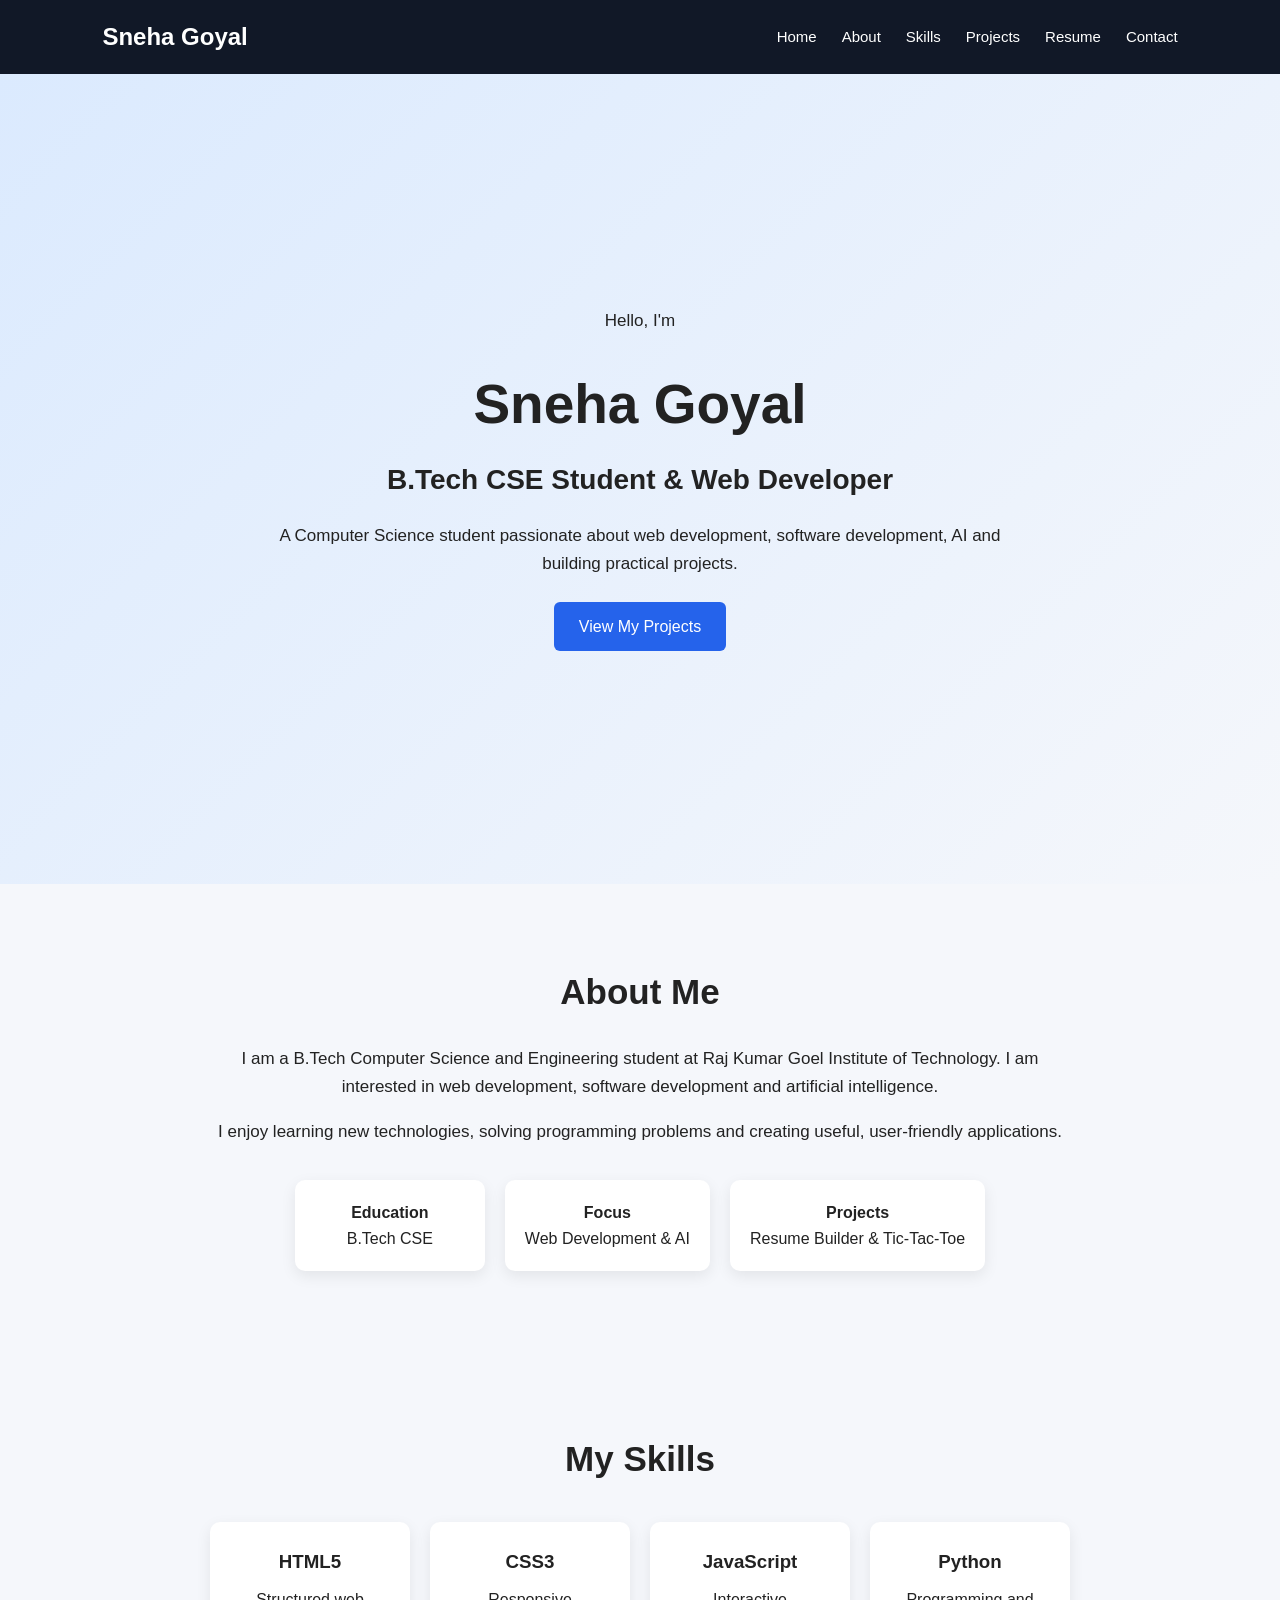
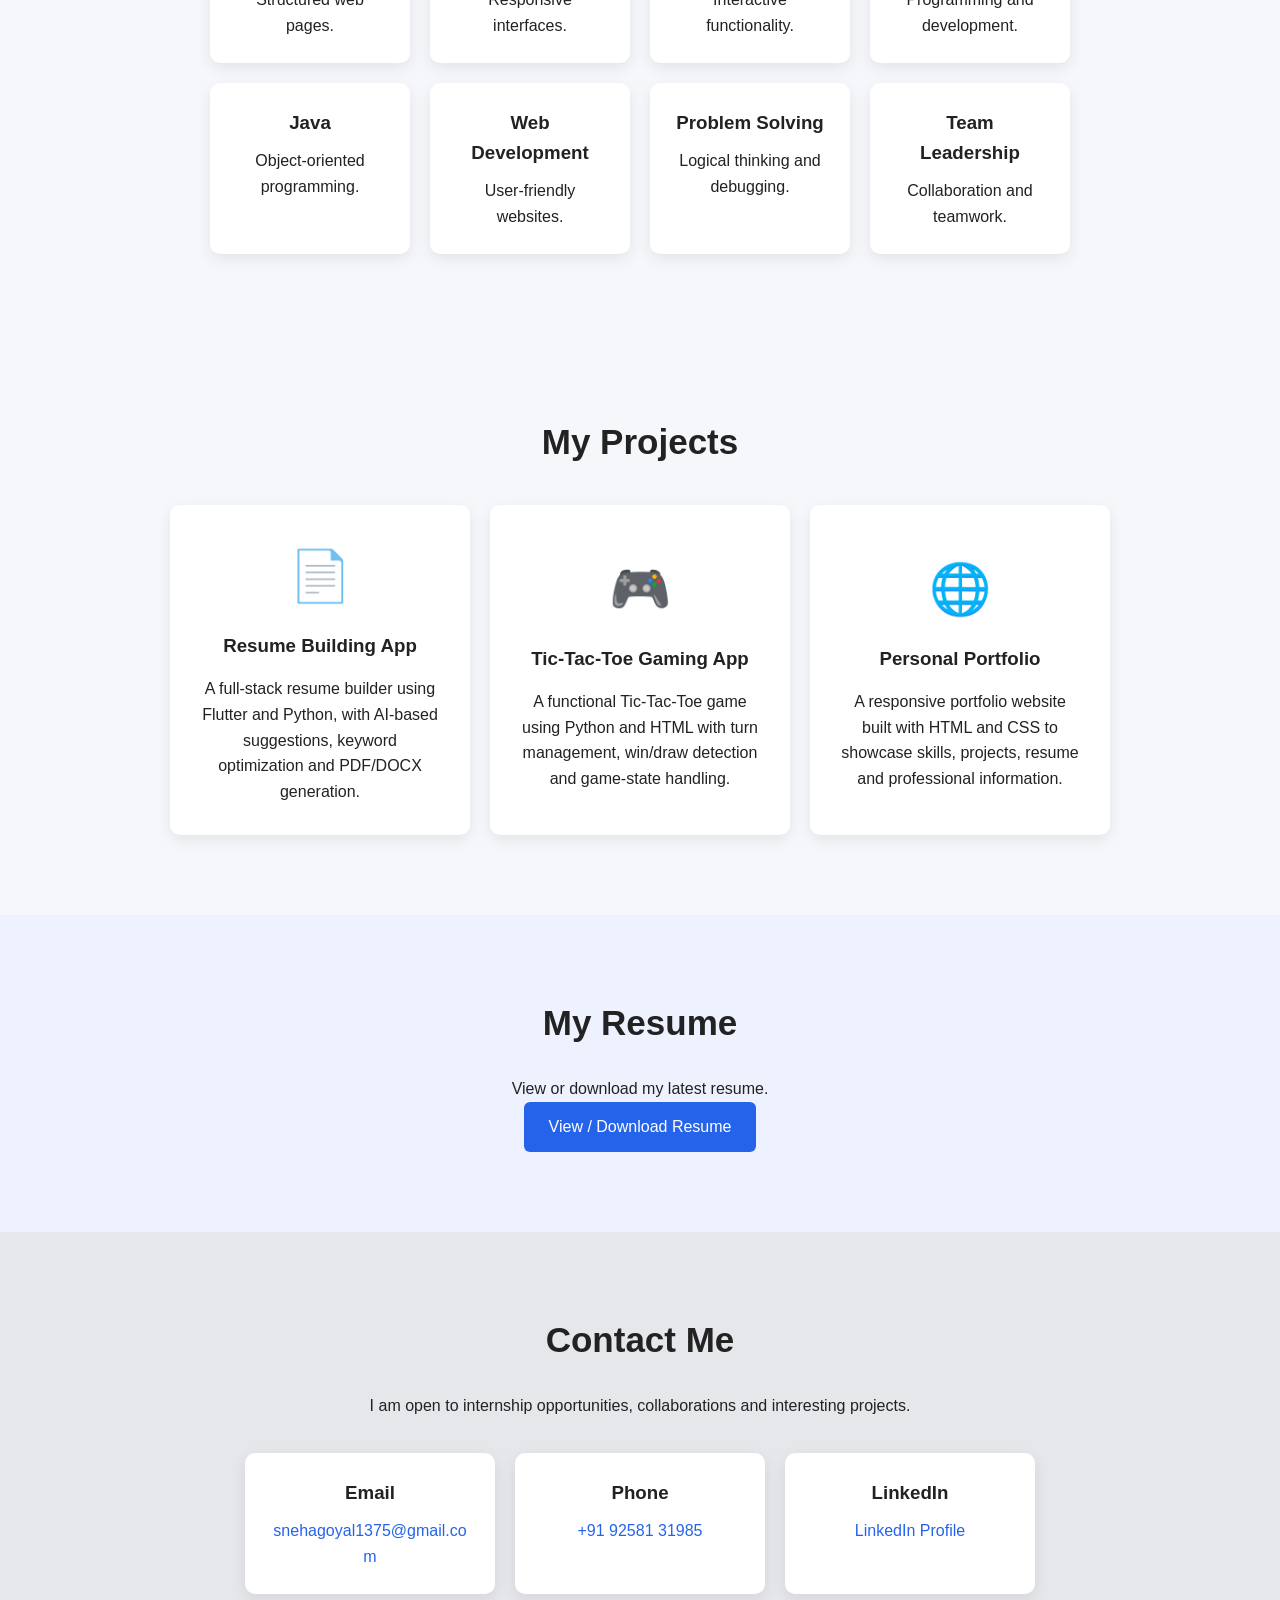
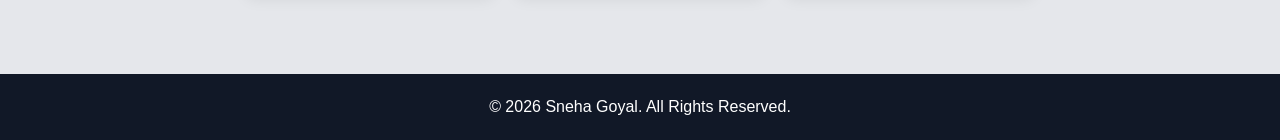
<file: Task-1-Portfolio/index.html>
<!DOCTYPE html>
<html lang="en">
<head>
<meta charset="UTF-8">
<meta name="viewport" content="width=device-width, initial-scale=1.0">
<title>Sneha Goyal | Portfolio</title>
<link rel="stylesheet" href="style.css">
</head>
<body>
<header><nav>
<h2 class="logo">Sneha Goyal</h2>
<ul class="nav-links">
<li><a href="#home">Home</a></li><li><a href="#about">About</a></li>
<li><a href="#skills">Skills</a></li><li><a href="#projects">Projects</a></li>
<li><a href="#resume">Resume</a></li><li><a href="#contact">Contact</a></li>
</ul></nav></header>

<section id="home" class="hero"><div class="hero-content">
<p class="intro">Hello, I'm</p>
<h1>Sneha Goyal</h1>
<h2>B.Tech CSE Student & Web Developer</h2>
<p>A Computer Science student passionate about web development, software development, AI and building practical projects.</p>
<a href="#projects" class="btn">View My Projects</a>
</div></section>

<section id="about" class="section"><h2>About Me</h2><div class="about-content">
<p>I am a B.Tech Computer Science and Engineering student at Raj Kumar Goel Institute of Technology. I am interested in web development, software development and artificial intelligence.</p>
<p>I enjoy learning new technologies, solving programming problems and creating useful, user-friendly applications.</p>
<div class="about-highlights">
<div><strong>Education</strong><span>B.Tech CSE</span></div>
<div><strong>Focus</strong><span>Web Development & AI</span></div>
<div><strong>Projects</strong><span>Resume Builder & Tic-Tac-Toe</span></div>
</div></div></section>

<section id="skills" class="section"><h2>My Skills</h2><div class="skills-container">
<div class="skill-card"><h3>HTML5</h3><p>Structured web pages.</p></div>
<div class="skill-card"><h3>CSS3</h3><p>Responsive interfaces.</p></div>
<div class="skill-card"><h3>JavaScript</h3><p>Interactive functionality.</p></div>
<div class="skill-card"><h3>Python</h3><p>Programming and development.</p></div>
<div class="skill-card"><h3>Java</h3><p>Object-oriented programming.</p></div>
<div class="skill-card"><h3>Web Development</h3><p>User-friendly websites.</p></div>
<div class="skill-card"><h3>Problem Solving</h3><p>Logical thinking and debugging.</p></div>
<div class="skill-card"><h3>Team Leadership</h3><p>Collaboration and teamwork.</p></div>
</div></section>

<section id="projects" class="section"><h2>My Projects</h2><div class="projects-container">
<div class="project-card"><div class="project-image">📄</div><h3>Resume Building App</h3><p>A full-stack resume builder using Flutter and Python, with AI-based suggestions, keyword optimization and PDF/DOCX generation.</p></div>
<div class="project-card"><div class="project-image">🎮</div><h3>Tic-Tac-Toe Gaming App</h3><p>A functional Tic-Tac-Toe game using Python and HTML with turn management, win/draw detection and game-state handling.</p></div>
<div class="project-card"><div class="project-image">🌐</div><h3>Personal Portfolio</h3><p>A responsive portfolio website built with HTML and CSS to showcase skills, projects, resume and professional information.</p></div>
</div></section>

<section id="resume" class="section resume-section"><h2>My Resume</h2>
<p>View or download my latest resume.</p>
<a href="Sneha-Goyal-Resume.pdf" class="btn" target="_blank">View / Download Resume</a></section>

<section id="contact" class="section contact-section"><h2>Contact Me</h2>
<p>I am open to internship opportunities, collaborations and interesting projects.</p>
<div class="contact-info">
<div class="contact-card"><h3>Email</h3><a href="mailto:snehagoyal1375@gmail.com">snehagoyal1375@gmail.com</a></div>
<div class="contact-card"><h3>Phone</h3><a href="tel:+919258131985">+91 92581 31985</a></div>
<div class="contact-card"><h3>LinkedIn</h3><a href="https://www.linkedin.com/in/sneha-goyal-CSE" target="_blank">LinkedIn Profile</a></div>
</div></section>

<footer><p>© 2026 Sneha Goyal. All Rights Reserved.</p></footer>
<script src="script.js"></script>
</body></html>
</file>
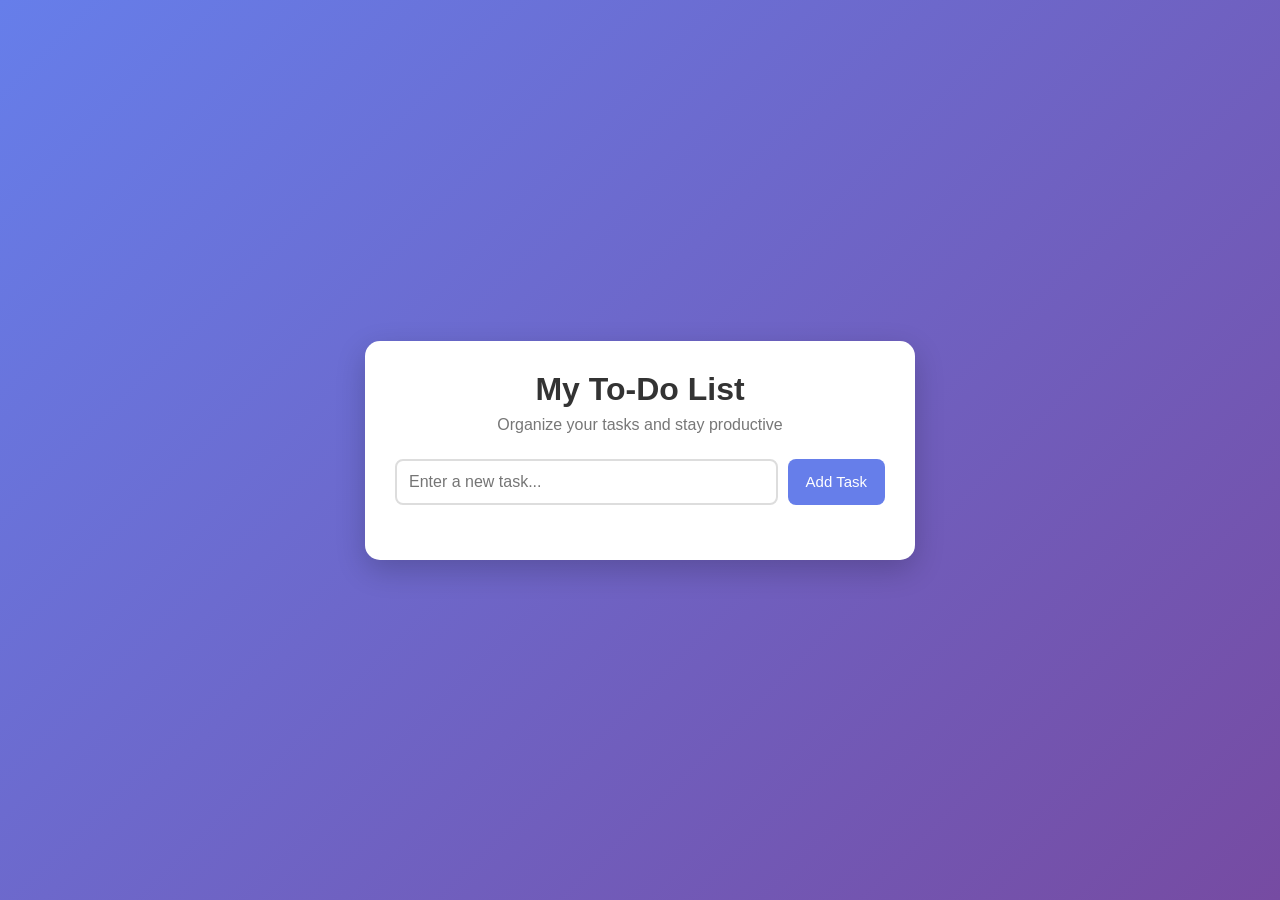
<file: Task-2-ToDo-List/index.html>
<!DOCTYPE html>
<html lang="en">
<head>
    <meta charset="UTF-8">
    <meta name="viewport" content="width=device-width, initial-scale=1.0">

    <title>My To-Do List</title>

    <link rel="stylesheet" href="style.css">
</head>

<body>

    <div class="todo-container">

        <h1>My To-Do List</h1>

        <p class="subtitle">Organize your tasks and stay productive</p>

        <div class="input-area">

            <input
                type="text"
                id="taskInput"
                placeholder="Enter a new task..."
            >

            <button id="addBtn">Add Task</button>

        </div>


        <ul id="taskList">
            <!-- Tasks will appear here -->
        </ul>

    </div>


    <script src="script.js"></script>

</body>
</html>
</file>
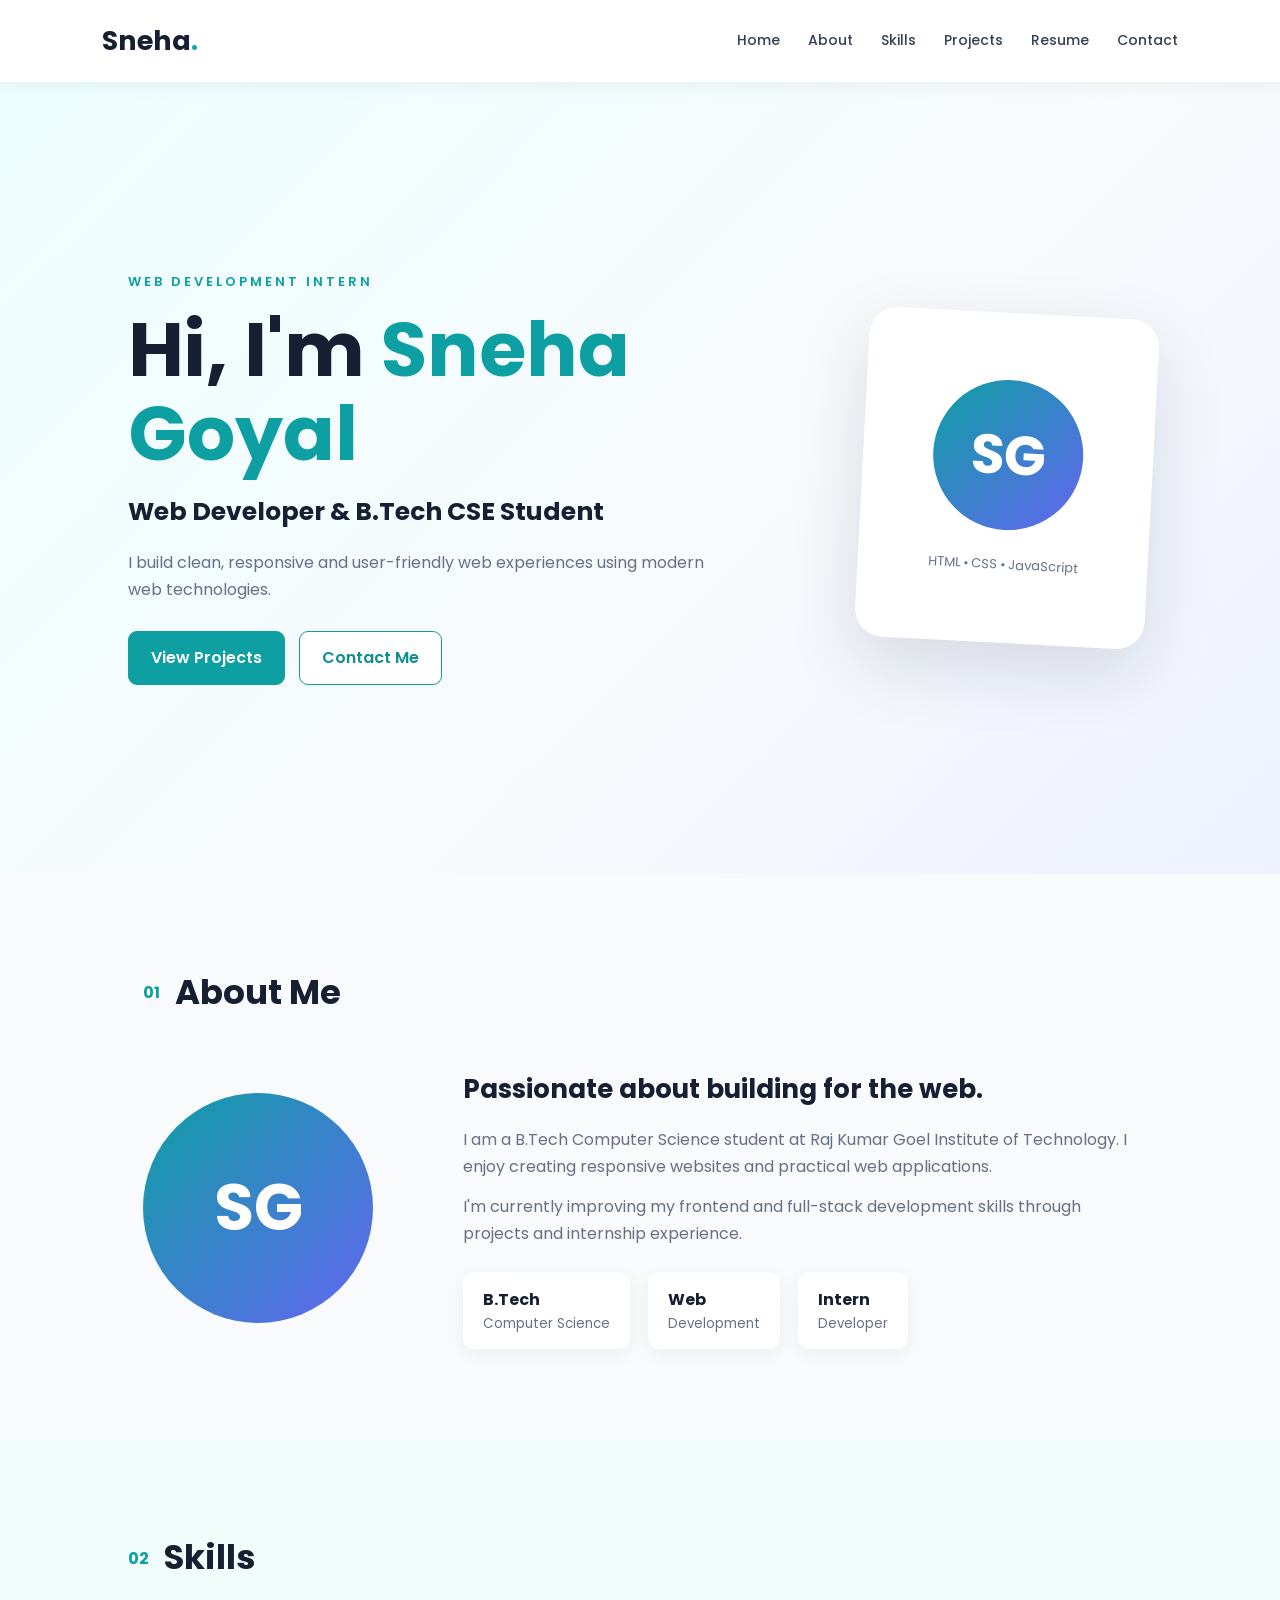
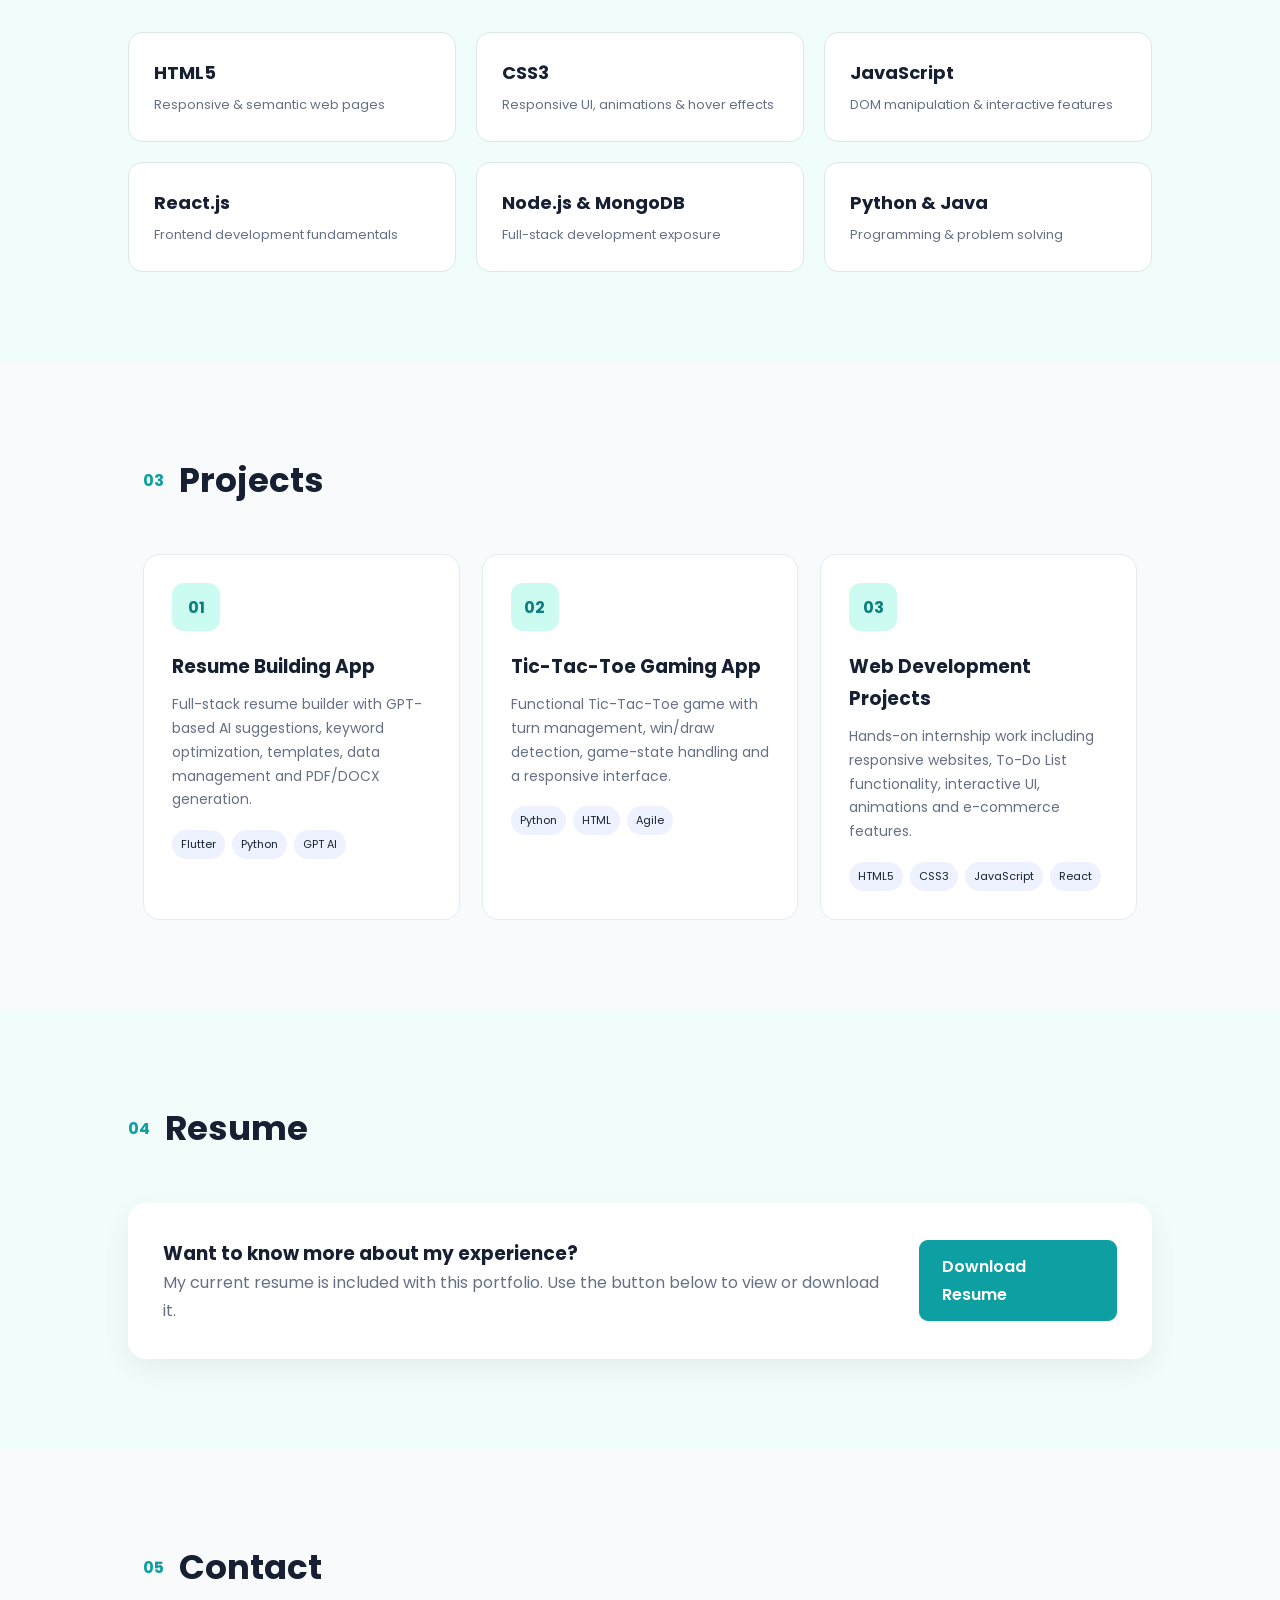
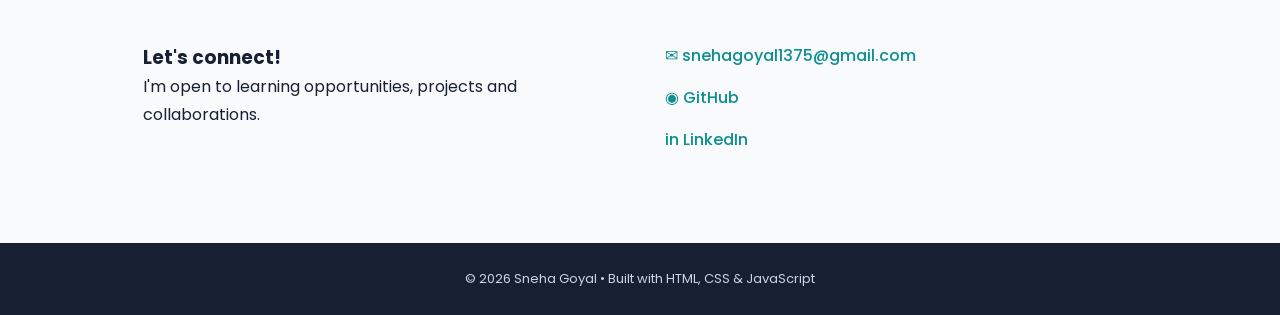
<file: Task-3-Portfolio/index.html>
<!DOCTYPE html>
<html lang="en">
<head>
  <meta charset="UTF-8">
  <meta name="viewport" content="width=device-width, initial-scale=1.0">
  <title>Sneha Goyal | Web Developer Portfolio</title>
  <link rel="preconnect" href="https://fonts.googleapis.com">
  <link rel="preconnect" href="https://fonts.gstatic.com" crossorigin>
  <link href="https://fonts.googleapis.com/css2?family=Poppins:wght@300;400;500;600;700&display=swap" rel="stylesheet">
  <link rel="stylesheet" href="style.css">
</head>
<body>
  <header class="navbar">
    <a href="#home" class="logo">Sneha<span>.</span></a>
    <button class="menu-btn" id="menuBtn">☰</button>
    <nav id="nav">
      <a href="#home">Home</a>
      <a href="#about">About</a>
      <a href="#skills">Skills</a>
      <a href="#projects">Projects</a>
      <a href="#resume">Resume</a>
      <a href="#contact">Contact</a>
    </nav>
  </header>

  <main>
    <section id="home" class="hero">
      <div class="hero-text">
        <p class="tag">WEB DEVELOPMENT INTERN</p>
        <h1>Hi, I'm <span>Sneha Goyal</span></h1>
        <h2>Web Developer & B.Tech CSE Student</h2>
        <p class="intro">I build clean, responsive and user-friendly web experiences using modern web technologies.</p>
        <div class="buttons">
          <a class="btn primary" href="#projects">View Projects</a>
          <a class="btn secondary" href="#contact">Contact Me</a>
        </div>
      </div>
      <div class="hero-card">
        <div class="avatar">SG</div>
        <p>HTML • CSS • JavaScript</p>
      </div>
    </section>

    <section id="about" class="section">
      <div class="section-title"><span>01</span><h2>About Me</h2></div>
      <div class="about-grid">
        <div class="about-photo">SG</div>
        <div>
          <h3>Passionate about building for the web.</h3>
          <p>I am a B.Tech Computer Science student at Raj Kumar Goel Institute of Technology. I enjoy creating responsive websites and practical web applications.</p>
          <p>I'm currently improving my frontend and full-stack development skills through projects and internship experience.</p>
          <div class="facts">
            <div><strong>B.Tech</strong><small>Computer Science</small></div>
            <div><strong>Web</strong><small>Development</small></div>
            <div><strong>Intern</strong><small>Developer</small></div>
          </div>
        </div>
      </div>
    </section>

    <section id="skills" class="section alt">
      <div class="section-title"><span>02</span><h2>Skills</h2></div>
      <div class="skills-grid">
        <div class="skill"><b>HTML5</b><span>Responsive & semantic web pages</span></div>
        <div class="skill"><b>CSS3</b><span>Responsive UI, animations & hover effects</span></div>
        <div class="skill"><b>JavaScript</b><span>DOM manipulation & interactive features</span></div>
        <div class="skill"><b>React.js</b><span>Frontend development fundamentals</span></div>
        <div class="skill"><b>Node.js & MongoDB</b><span>Full-stack development exposure</span></div>
        <div class="skill"><b>Python & Java</b><span>Programming & problem solving</span></div>
      </div>
    </section>

    <section id="projects" class="section">
      <div class="section-title"><span>03</span><h2>Projects</h2></div>
      <div class="projects-grid">
        <article class="project">
          <div class="project-icon">01</div>
          <h3>Resume Building App</h3>
          <p>Full-stack resume builder with GPT-based AI suggestions, keyword optimization, templates, data management and PDF/DOCX generation.</p>
          <div class="chips"><span>Flutter</span><span>Python</span><span>GPT AI</span></div>
        </article>
        <article class="project">
          <div class="project-icon">02</div>
          <h3>Tic-Tac-Toe Gaming App</h3>
          <p>Functional Tic-Tac-Toe game with turn management, win/draw detection, game-state handling and a responsive interface.</p>
          <div class="chips"><span>Python</span><span>HTML</span><span>Agile</span></div>
        </article>
        <article class="project">
          <div class="project-icon">03</div>
          <h3>Web Development Projects</h3>
          <p>Hands-on internship work including responsive websites, To-Do List functionality, interactive UI, animations and e-commerce features.</p>
          <div class="chips"><span>HTML5</span><span>CSS3</span><span>JavaScript</span><span>React</span></div>
        </article>
      </div>
    </section>

    <section id="resume" class="section alt resume">
      <div class="section-title"><span>04</span><h2>Resume</h2></div>
      <div class="resume-box">
        <div>
          <h3>Want to know more about my experience?</h3>
          <p>My current resume is included with this portfolio. Use the button below to view or download it.</p>
        </div>
        <a class="btn primary" href="resume.pdf" download>Download Resume</a>
      </div>
    </section>

    <section id="contact" class="section">
      <div class="section-title"><span>05</span><h2>Contact</h2></div>
      <div class="contact-grid">
        <div>
          <h3>Let's connect!</h3>
          <p>I'm open to learning opportunities, projects and collaborations.</p>
        </div>
        <div class="contact-info">
          <a href="mailto:snehagoyal1375@gmail.com">✉ snehagoyal1375@gmail.com</a>
          <a href="https://github.com/" target="_blank">◉ GitHub</a>
          <a href="https://www.linkedin.com/in/sneha-goyal-CSE" target="_blank">in LinkedIn</a>
        </div>
      </div>
    </section>
  </main>

  <footer>© 2026 Sneha Goyal • Built with HTML, CSS & JavaScript</footer>
  <button id="topBtn" title="Back to top">↑</button>
  <script src="script.js"></script>
</body>
</html>
</file>
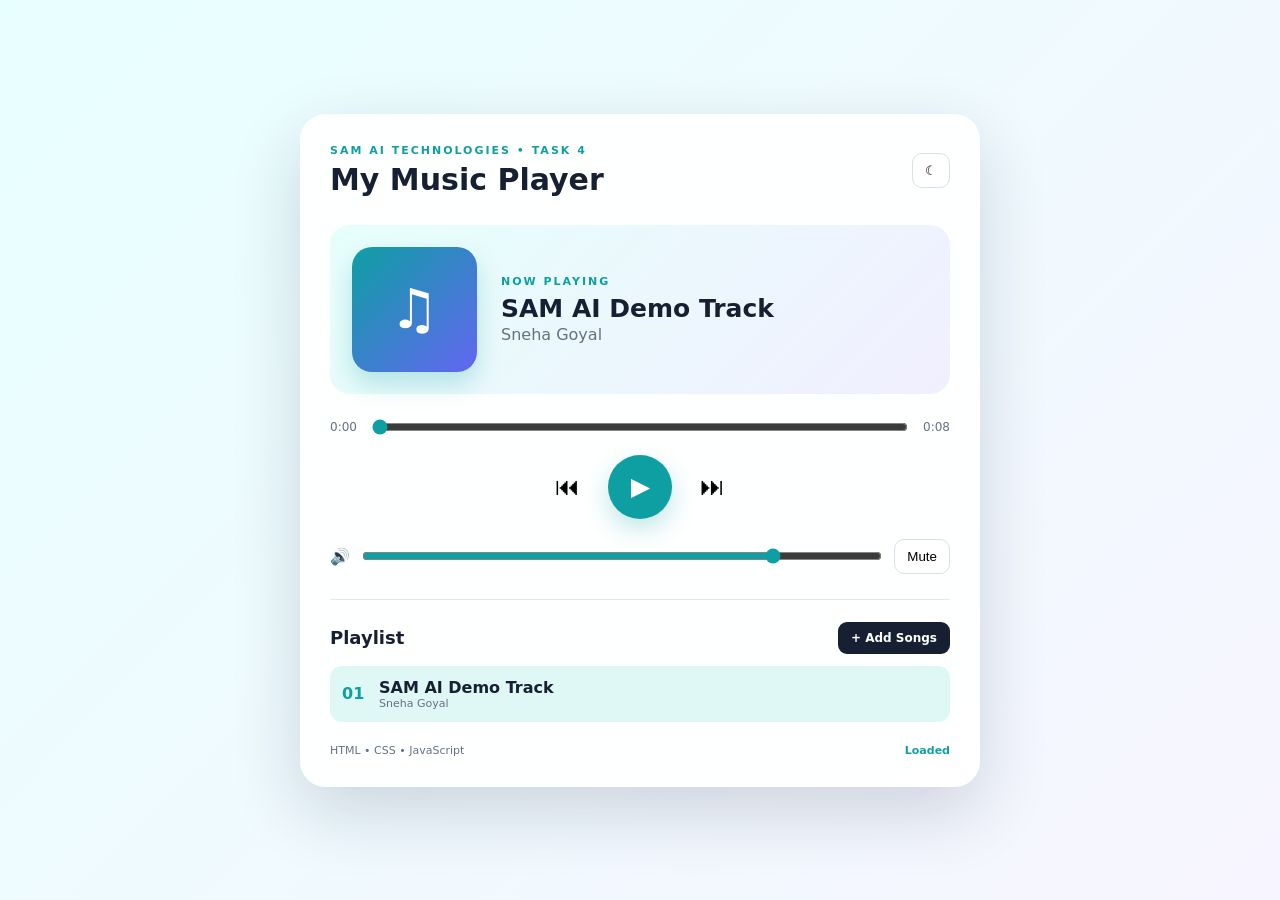
<file: Task-4-Music-Player/index.html>
<!DOCTYPE html>
<html lang="en">
<head>
  <meta charset="UTF-8">
  <meta name="viewport" content="width=device-width, initial-scale=1.0">
  <title>Sneha's Music Player | Task 4</title>
  <link rel="stylesheet" href="style.css">
</head>
<body>
  <div class="player">
    <header>
      <div>
        <p class="eyebrow">SAM AI TECHNOLOGIES • TASK 4</p>
        <h1>My Music Player</h1>
      </div>
      <button id="themeBtn" class="icon-btn" title="Toggle theme">☾</button>
    </header>

    <section class="now-playing">
      <div class="cover" id="cover">♫</div>
      <div class="track-info">
        <p class="label">NOW PLAYING</p>
        <h2 id="title">Loading...</h2>
        <p id="artist">Demo Artist</p>
      </div>
    </section>

    <audio id="audio" preload="metadata"></audio>

    <div class="progress-area">
      <span id="currentTime">0:00</span>
      <input id="progress" type="range" min="0" max="100" value="0">
      <span id="duration">0:00</span>
    </div>

    <div class="controls">
      <button id="prev" class="control" title="Previous">⏮</button>
      <button id="play" class="play" title="Play/Pause">▶</button>
      <button id="next" class="control" title="Next">⏭</button>
    </div>

    <div class="volume-row">
      <span>🔊</span>
      <input id="volume" type="range" min="0" max="1" step="0.01" value="0.8">
      <button id="mute" class="small-btn">Mute</button>
    </div>

    <section class="playlist-section">
      <div class="section-head">
        <h3>Playlist</h3>
        <label class="add-btn">+ Add Songs
          <input id="fileInput" type="file" accept="audio/*" multiple hidden>
        </label>
      </div>
      <div id="playlist" class="playlist"></div>
    </section>

    <footer>
      <span>HTML • CSS • JavaScript</span>
      <span id="status">Ready</span>
    </footer>
  </div>
  <script src="script.js"></script>
</body>
</html>
</file>
<file: Task-1-Portfolio/style.css>
*{margin:0;padding:0;box-sizing:border-box}html{scroll-behavior:smooth}body{font-family:Arial,sans-serif;line-height:1.6;background:#f5f7fb;color:#222}header{background:#111827;padding:18px 8%;position:sticky;top:0;z-index:1000}nav{display:flex;justify-content:space-between;align-items:center}.logo{color:white;font-size:24px}.nav-links{display:flex;list-style:none;gap:25px}.nav-links a{color:white;text-decoration:none;font-size:15px}.nav-links a:hover{color:#60a5fa}.hero{min-height:90vh;display:flex;justify-content:center;align-items:center;text-align:center;padding:40px 20px;background:linear-gradient(135deg,#dbeafe,#f5f7fb)}.hero-content{max-width:750px}.intro{font-size:20px;margin-bottom:10px}.hero h1{font-size:55px;margin-bottom:10px}.hero h2{font-size:28px;margin-bottom:20px}.hero p{font-size:17px;margin-bottom:25px}.btn{display:inline-block;background:#2563eb;color:white;padding:12px 25px;border-radius:6px;text-decoration:none;transition:.3s}.btn:hover{background:#1d4ed8;transform:translateY(-2px)}.section{padding:80px 8%;text-align:center}.section h2{font-size:35px;margin-bottom:25px}.about-content{max-width:850px;margin:auto}.about-content p{margin-bottom:18px;font-size:17px}.about-highlights,.skills-container,.projects-container,.contact-info{display:flex;justify-content:center;flex-wrap:wrap;gap:20px;margin-top:35px}.about-highlights div,.skill-card,.project-card,.contact-card{background:white;border-radius:10px;box-shadow:0 5px 15px rgba(0,0,0,.08);transition:.3s}.about-highlights div{padding:20px;min-width:190px}.about-highlights strong,.about-highlights span{display:block}.skill-card{width:200px;padding:25px}.skill-card:hover,.project-card:hover,.contact-card:hover{transform:translateY(-8px)}.skill-card h3{margin-bottom:10px}.project-card{width:300px;min-height:330px;padding:30px;display:flex;flex-direction:column;justify-content:center}.project-image{font-size:50px;margin-bottom:15px}.project-card h3{margin-bottom:15px}.resume-section{background:#eef2ff}.contact-section{background:#e5e7eb}.contact-card{width:250px;padding:25px}.contact-card h3{margin-bottom:10px}.contact-card a{color:#2563eb;text-decoration:none;word-break:break-word}footer{background:#111827;color:white;text-align:center;padding:20px}@media(max-width:768px){nav{flex-direction:column;gap:15px}.nav-links{flex-wrap:wrap;justify-content:center;gap:15px}.hero h1{font-size:40px}.hero h2{font-size:22px}.section{padding:60px 5%}}
</file>
<file: Task-2-ToDo-List/style.css>
* {
    margin: 0;
    padding: 0;
    box-sizing: border-box;
}

body {
    font-family: Arial, sans-serif;
    background: linear-gradient(135deg, #667eea, #764ba2);
    min-height: 100vh;
    display: flex;
    justify-content: center;
    align-items: center;
    padding: 20px;
}

.todo-container {
    width: 100%;
    max-width: 550px;
    background: white;
    padding: 30px;
    border-radius: 15px;
    box-shadow: 0 10px 30px rgba(0, 0, 0, 0.2);
}

h1 {
    text-align: center;
    color: #333;
    margin-bottom: 8px;
}

.subtitle {
    text-align: center;
    color: #777;
    margin-bottom: 25px;
}

.input-area {
    display: flex;
    gap: 10px;
    margin-bottom: 25px;
}

#taskInput {
    flex: 1;
    padding: 12px;
    border: 2px solid #ddd;
    border-radius: 8px;
    font-size: 16px;
    outline: none;
}

#taskInput:focus {
    border-color: #667eea;
}

#addBtn {
    padding: 12px 18px;
    background: #667eea;
    color: white;
    border: none;
    border-radius: 8px;
    cursor: pointer;
    font-size: 15px;
}

#addBtn:hover {
    background: #5568d9;
}

#taskList {
    list-style: none;
}

.task-item {
    display: flex;
    align-items: center;
    justify-content: space-between;
    gap: 10px;
    padding: 12px;
    margin-bottom: 10px;
    background: #f5f5f5;
    border-radius: 8px;
}

.task-text {
    flex: 1;
    font-size: 16px;
    color: #333;
}

.completed {
    text-decoration: line-through;
    color: #888;
}

.task-buttons {
    display: flex;
    gap: 6px;
}

.complete-btn,
.delete-btn {
    border: none;
    padding: 7px 10px;
    border-radius: 6px;
    color: white;
    cursor: pointer;
}

.complete-btn {
    background: #28a745;
}

.delete-btn {
    background: #dc3545;
}

.complete-btn:hover {
    opacity: 0.85;
}

.delete-btn:hover {
    opacity: 0.85;
}

@media (max-width: 500px) {
    .input-area {
        flex-direction: column;
    }

    #addBtn {
        width: 100%;
    }

    .task-item {
        align-items: flex-start;
    }
}
</file>
<file: Task-3-Portfolio/style.css>
*{margin:0;padding:0;box-sizing:border-box}
html{scroll-behavior:smooth}
body{font-family:'Poppins',sans-serif;background:#f8fafc;color:#172033;line-height:1.7}
.navbar{position:sticky;top:0;z-index:20;display:flex;justify-content:space-between;align-items:center;padding:18px 8%;background:rgba(255,255,255,.94);backdrop-filter:blur(12px);box-shadow:0 2px 18px rgba(0,0,0,.06)}
.logo{font-size:27px;font-weight:700;color:#172033;text-decoration:none}.logo span{color:#0ea5a8}
nav{display:flex;gap:28px}nav a{color:#344054;text-decoration:none;font-size:14px;font-weight:500}nav a:hover{color:#0ea5a8}
.menu-btn{display:none;border:0;background:none;font-size:25px}
.hero{min-height:88vh;display:flex;align-items:center;justify-content:space-between;gap:50px;padding:80px 10%;background:linear-gradient(135deg,#ecfeff,#f8fafc 55%,#eef2ff)}
.hero-text{max-width:680px}.tag{letter-spacing:3px;color:#0e9fa3;font-weight:600;font-size:13px}
h1{font-size:clamp(42px,7vw,76px);line-height:1.1;margin:15px 0}h1 span{color:#0e9fa3}h2{font-size:25px;margin-bottom:16px}.intro{color:#667085;max-width:600px}
.buttons{display:flex;gap:14px;margin-top:28px}.btn{display:inline-block;padding:12px 22px;border-radius:9px;text-decoration:none;font-weight:600;border:1px solid #0e9fa3;transition:.25s}.primary{background:#0e9fa3;color:white}.secondary{color:#0e8e91;background:white}.btn:hover{transform:translateY(-3px)}
.hero-card{width:290px;height:330px;border-radius:28px;background:white;box-shadow:0 25px 70px rgba(15,23,42,.13);display:flex;flex-direction:column;align-items:center;justify-content:center;transform:rotate(3deg)}
.avatar,.about-photo{display:grid;place-items:center;border-radius:50%;background:linear-gradient(135deg,#0e9fa3,#6366f1);color:white;font-size:55px;font-weight:700}.avatar{width:150px;height:150px;margin-bottom:24px}.hero-card p{font-size:13px;color:#667085}
.section{padding:90px 10%;max-width:1250px;margin:auto}.alt{max-width:none;background:#f0fdfa}.section-title{display:flex;align-items:center;gap:15px;margin-bottom:45px}.section-title span{color:#0e9fa3;font-weight:700}.section-title h2{margin:0;font-size:34px}
.about-grid{display:grid;grid-template-columns:260px 1fr;gap:60px;align-items:center}.about-photo{width:230px;height:230px;font-size:65px}.about-grid h3{font-size:26px;margin-bottom:15px}.about-grid p{color:#667085;margin-bottom:13px}
.facts{display:flex;gap:18px;margin-top:24px}.facts div{padding:14px 20px;background:white;border-radius:12px;box-shadow:0 5px 20px rgba(0,0,0,.05)}.facts strong,.facts small{display:block}.facts small{color:#667085}
.skills-grid{max-width:1050px;margin:auto;display:grid;grid-template-columns:repeat(3,1fr);gap:20px}.skill{padding:25px;background:white;border-radius:14px;border:1px solid #dbe8e8;transition:.25s}.skill:hover,.project:hover{transform:translateY(-6px);box-shadow:0 14px 30px rgba(15,23,42,.09)}.skill b,.skill span{display:block}.skill b{font-size:18px}.skill span{color:#667085;font-size:13px;margin-top:5px}
.projects-grid{display:grid;grid-template-columns:repeat(3,1fr);gap:22px}.project{padding:28px;border-radius:16px;background:white;border:1px solid #e7ecef;transition:.25s}.project-icon{display:grid;place-items:center;width:48px;height:48px;border-radius:12px;background:#ccfbf1;color:#0e7f80;font-weight:700;margin-bottom:20px}.project h3{margin-bottom:10px}.project p{color:#667085;font-size:14px}.chips{display:flex;gap:7px;flex-wrap:wrap;margin-top:18px}.chips span{font-size:11px;background:#eef2ff;padding:5px 9px;border-radius:20px}
.resume-box{display:flex;align-items:center;justify-content:space-between;gap:30px;padding:35px;border-radius:18px;background:white;box-shadow:0 10px 30px rgba(0,0,0,.06)}.resume-box p{color:#667085}
.contact-grid{display:grid;grid-template-columns:1fr 1fr;gap:50px}.contact-info{display:flex;flex-direction:column;gap:15px}.contact-info a{color:#0e8e91;text-decoration:none;font-weight:500}
footer{text-align:center;padding:25px;background:#172033;color:#cbd5e1;font-size:13px}
#topBtn{position:fixed;right:25px;bottom:25px;border:0;border-radius:50%;width:45px;height:45px;background:#0e9fa3;color:white;font-size:20px;display:none;cursor:pointer}
@media(max-width:800px){nav{display:none;position:absolute;top:65px;left:0;right:0;flex-direction:column;gap:0;background:white;padding:12px 8%;box-shadow:0 8px 20px rgba(0,0,0,.08)}nav.open{display:flex}nav a{padding:10px 0}.menu-btn{display:block}.hero{padding:65px 7%;text-align:center;flex-direction:column}.hero-card{width:250px;height:260px}.avatar{width:115px;height:115px;font-size:42px}.section{padding:65px 7%}.about-grid,.contact-grid{grid-template-columns:1fr}.about-photo{margin:auto}.skills-grid,.projects-grid{grid-template-columns:1fr}.resume-box{flex-direction:column;text-align:center}}
</file>
<file: Task-4-Music-Player/style.css>
*{box-sizing:border-box;margin:0;padding:0}
:root{font-family:Inter,system-ui,-apple-system,BlinkMacSystemFont,"Segoe UI",sans-serif;color:#172033;background:#eef7f7}
body{min-height:100vh;display:grid;place-items:center;padding:25px;background:linear-gradient(135deg,#e8ffff,#f7f5ff)}
body.dark{background:#101827;color:#eef2ff}
.player{width:min(680px,100%);background:rgba(255,255,255,.96);border-radius:26px;padding:30px;box-shadow:0 25px 70px rgba(15,23,42,.16)}
.dark .player{background:#172033;color:#eef2ff}
header,.section-head,.volume-row,.controls,.progress-area,footer{display:flex;align-items:center}
header{justify-content:space-between;margin-bottom:28px}
.eyebrow,.label{font-size:11px;letter-spacing:2px;font-weight:700;color:#0e9fa3}
h1{font-size:30px;margin-top:5px}
.icon-btn,.small-btn{border:1px solid #d8e1e7;background:white;border-radius:10px;padding:9px 12px;cursor:pointer}
.dark .icon-btn,.dark .small-btn{background:#202b3e;color:white;border-color:#334155}
.now-playing{display:flex;align-items:center;gap:24px;padding:22px;border-radius:20px;background:linear-gradient(135deg,#e6fffb,#f1efff);margin-bottom:25px}
.dark .now-playing{background:#202b3e}
.cover{width:125px;height:125px;flex:0 0 125px;border-radius:20px;display:grid;place-items:center;font-size:55px;background:linear-gradient(135deg,#0e9fa3,#6366f1);color:white;box-shadow:0 12px 25px rgba(14,159,163,.25)}
.track-info h2{font-size:25px;margin:6px 0 2px;word-break:break-word}.track-info p:last-child{color:#667085}.dark .track-info p:last-child{color:#aab5c6}
.progress-area{gap:10px}.progress-area span{font-size:12px;color:#667085;min-width:32px}.progress-area span:last-child{text-align:right}
input[type=range]{accent-color:#0e9fa3;width:100%;cursor:pointer}
.controls{justify-content:center;gap:28px;margin:20px 0}.control,.play{border:0;background:transparent;cursor:pointer;font-size:25px}.play{width:64px;height:64px;border-radius:50%;background:#0e9fa3;color:white;font-size:25px;box-shadow:0 10px 25px rgba(14,159,163,.25)}
.volume-row{gap:12px;margin-bottom:25px}.volume-row input{flex:1}
.playlist-section{border-top:1px solid #e5e7eb;padding-top:22px}.dark .playlist-section{border-color:#334155}
.section-head{justify-content:space-between;margin-bottom:12px}.section-head h3{font-size:18px}
.add-btn{cursor:pointer;background:#172033;color:white;padding:9px 13px;border-radius:9px;font-size:12px;font-weight:600}
.playlist{display:grid;gap:8px;max-height:230px;overflow:auto}
.song{display:flex;align-items:center;gap:12px;padding:12px;border-radius:12px;background:#f6f8fa;cursor:pointer}
.dark .song{background:#202b3e}.song:hover,.song.active{background:#dff8f5}.dark .song:hover,.dark .song.active{background:#16454a}
.song-number{width:25px;color:#0e9fa3;font-weight:700}.song-details{flex:1;min-width:0}.song-details b,.song-details span{display:block;white-space:nowrap;overflow:hidden;text-overflow:ellipsis}.song-details span{font-size:11px;color:#667085}.dark .song-details span{color:#aab5c6}
footer{justify-content:space-between;margin-top:22px;color:#667085;font-size:11px}
#status{color:#0e9fa3;font-weight:600}
@media(max-width:520px){.player{padding:20px;border-radius:18px}.now-playing{padding:15px;gap:15px}.cover{width:95px;height:95px;flex-basis:95px;font-size:40px}h1{font-size:25px}.track-info h2{font-size:19px}.controls{gap:20px}}
</file>
